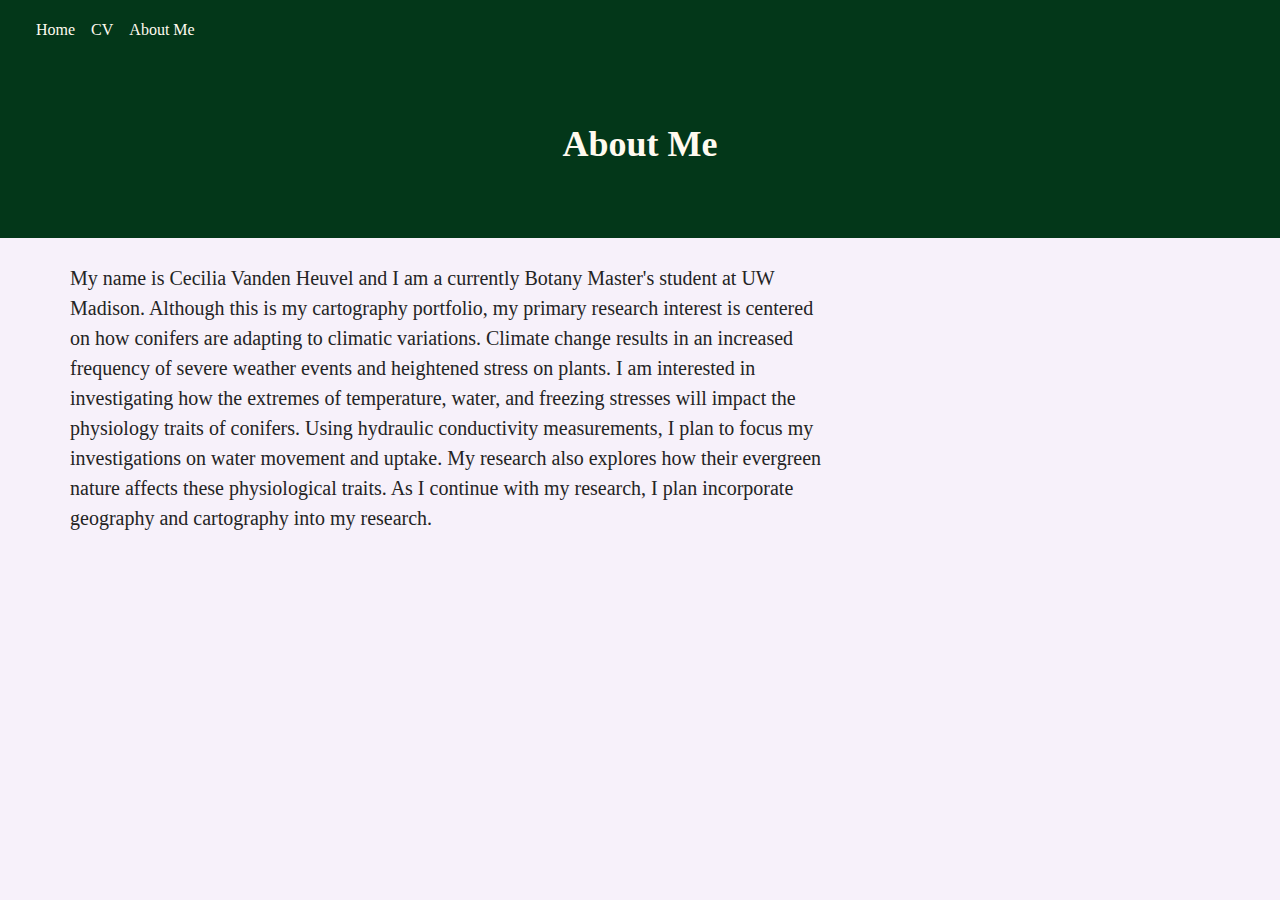
<file: contact.html>
<!DOCTYPE html>
<html lang="en">

<head>
    <meta charset="utf-8">
    <meta name="viewport" content="width=device-width, initial-scale=1">
    <title>About Me | Cecilia Vanden Heuvel</title>
    <!-- <link href='https://fonts.googleapis.com/css?family=Montserrat:400,700' rel='stylesheet' type='text/css'> -->

    <!--put your Bootstrap stylesheet links below this comment and above style.css-->
    <link rel="stylesheet" href="css/bootstrap.min.css">
    <link rel="stylesheet" href="css/style.css">
</head>

<body>
    <!-- Create the navbar -->
    <nav class="navbar navbar-expand-lg navbar-default">
        <!-- Container inside the navbar header to span the page -->
        <div class="container-fluid">
            <!-- Creates the navbar header -->
            <a class="navbar-brand" href="#"></a>
            <!-- This complex script is just for a hamburger button, which will appear on smaller screens -->
            <button class="navbar-toggler" type="button" data-bs-toggle="collapse" data-bs-target="#navbarNav"
                aria-controls="navbarNav" aria-expanded="false" aria-label="Toggle navigation">
                <svg width="1em" height="1em" viewBox="0 0 16 16" class="bi bi-list" xmlns="http://www.w3.org/2000/svg">
                    <path fill-rule="evenodd"
                        d="M2.5 11.5A.5.5 0 0 1 3 11h10a.5.5 0 0 1 0 1H3a.5.5 0 0 1-.5-.5zm0-4A.5.5 0 0 1 3 7h10a.5.5 0 0 1 0 1H3a.5.5 0 0 1-.5-.5zm0-4A.5.5 0 0 1 3 3h10a.5.5 0 0 1 0 1H3a.5.5 0 0 1-.5-.5z" />
                </svg>
                <span class="menu"> Menu</span>
            </button>
            <!-- Links to include in navbar -->
            <div class="collapse navbar-collapse" id="navbarNav">
                <!-- Unordered list for links on navbar -->
                <ul class="navbar-nav">
                    <li class="nav-item">
                        <a class="nav-link active" aria-current="page" href="index.html">Home</a>
                    </li>
                    <li class="nav-item">
                        <a class="nav-link" href="resume.html">CV</a>
                    </li>
                    <li class="nav-item">
                        <a class="nav-link" href="contact.html">About Me</a>
                    </li>
                </ul>
            </div> <!-- end .navbar-collapse -->
        </div> <!-- end .container-fluid -->
    </nav> <!-- end navigation bar -->

    <div class="jumbotron">
        <div class="container">
            <h2>About Me</h2>
        </div>
    </div>

    <div class="container">
        <div class="row">
            <div class="col-md-8 col-md-offset-2 col-xs-10 col-xs-offset-1">
                <p class="portfolio-description">
                    My name is Cecilia Vanden Heuvel and I am a currently Botany Master's student at UW Madison. Although this is my cartography portfolio, my primary research interest is centered on how conifers are adapting to climatic variations. Climate change results in an increased frequency of severe weather events and heightened stress on plants. I am interested in investigating how the extremes of temperature, water, and freezing stresses will impact the physiology traits of conifers. Using hydraulic conductivity measurements, I plan to focus my investigations on water movement and uptake. My research also explores how their evergreen nature affects these physiological traits. As I continue with my research, I plan incorporate geography and cartography into my research.  
                </p>
            </div>        
        </div>
    </div>

    <!--put your external script links here-->
    <script type="text/javascript" src="lib/jquery-3.5.1.min.js"></script>
    <script type="text/javascript" src="lib/bootstrap.min.js"></script>
</body>

</html>
</file>
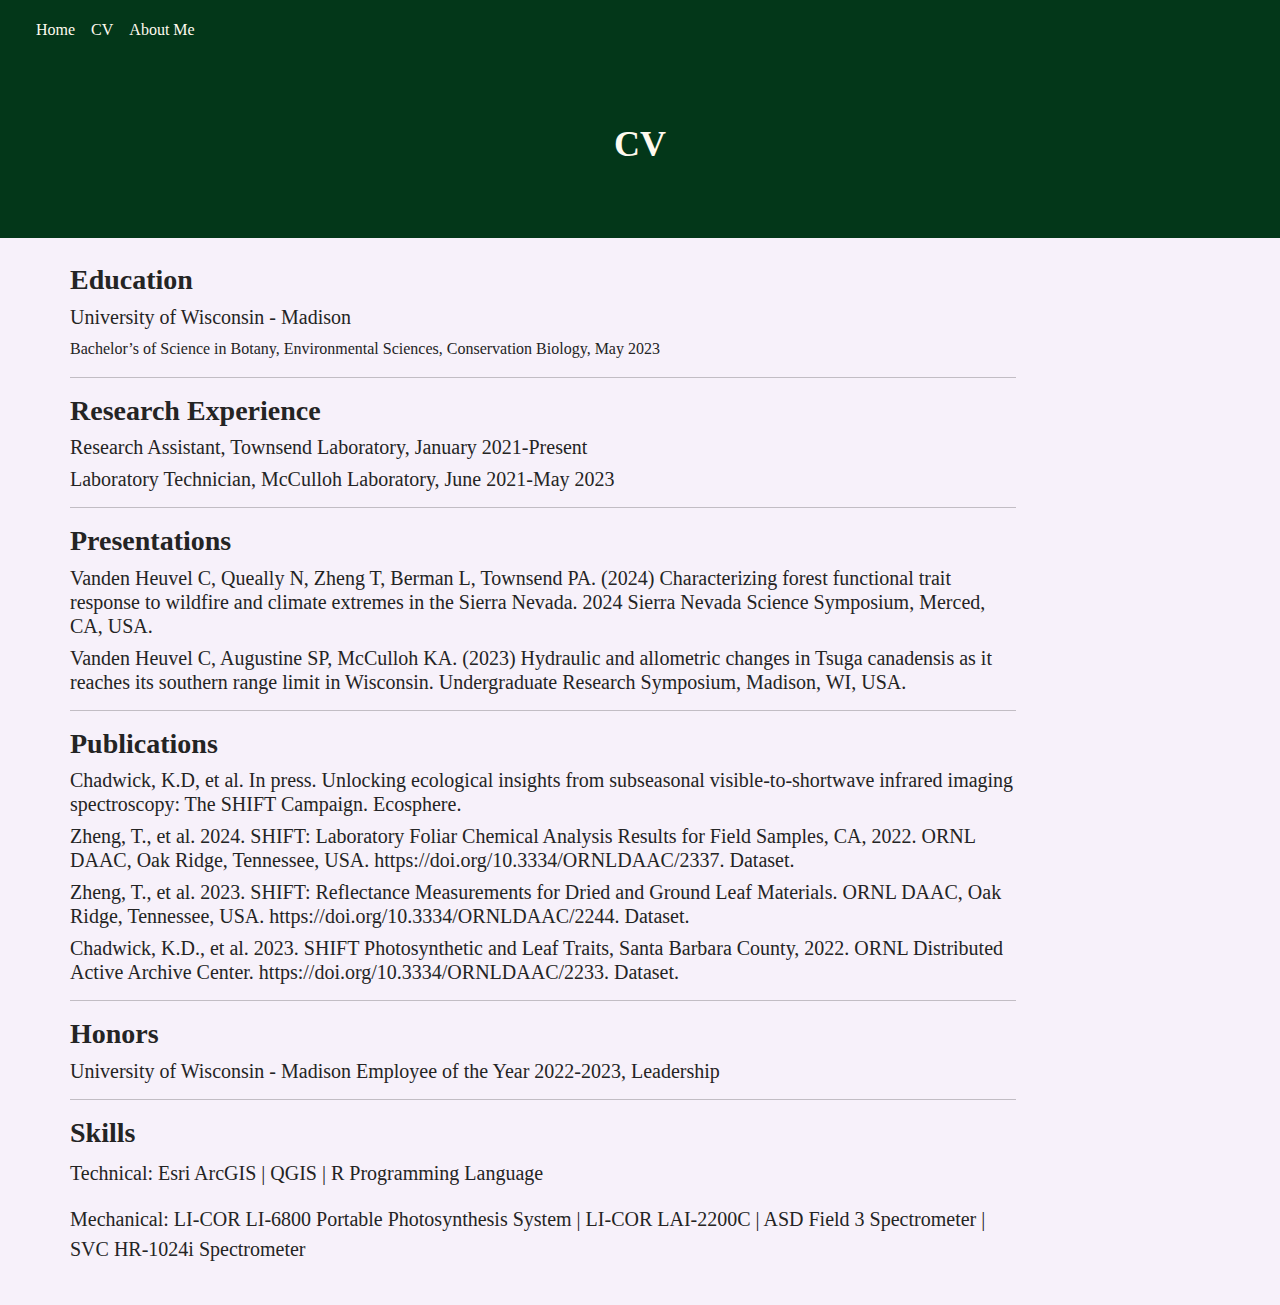
<file: resume.html>
<!DOCTYPE html>
<html lang="en">

<head>
    <meta charset="utf-8">
    <meta name="viewport" content="width=device-width, initial-scale=1">
    <title>CV | Cecilia Vanden Heuvel</title>
    <!-- <link href='https://fonts.googleapis.com/css?family=Montserrat:400,700' rel='stylesheet' type='text/css'> -->

    <!--put your Bootstrap stylesheet links below this comment and above style.css-->
    <link rel="stylesheet" href="css/bootstrap.min.css">
    <link rel="stylesheet" href="css/style.css">
</head>

<body>
    <!-- Create the navbar -->
    <nav class="navbar navbar-expand-lg navbar-default">
        <!-- Container inside the navbar header to span the page -->
        <div class="container-fluid">
            <!-- Creates the navbar header -->
            <a class="navbar-brand" href="#"></a>
            <!-- This complex script is just for a hamburger button, which will appear on smaller screens -->
            <button class="navbar-toggler" type="button" data-bs-toggle="collapse" data-bs-target="#navbarNav"
                aria-controls="navbarNav" aria-expanded="false" aria-label="Toggle navigation">
                <svg width="1em" height="1em" viewBox="0 0 16 16" class="bi bi-list" xmlns="http://www.w3.org/2000/svg">
                    <path fill-rule="evenodd"
                        d="M2.5 11.5A.5.5 0 0 1 3 11h10a.5.5 0 0 1 0 1H3a.5.5 0 0 1-.5-.5zm0-4A.5.5 0 0 1 3 7h10a.5.5 0 0 1 0 1H3a.5.5 0 0 1-.5-.5zm0-4A.5.5 0 0 1 3 3h10a.5.5 0 0 1 0 1H3a.5.5 0 0 1-.5-.5z" />
                </svg>
                <span class="menu"> Menu</span>
            </button>
            <!-- Links to include in navbar -->
            <div class="collapse navbar-collapse" id="navbarNav">
                <!-- Unordered list for links on navbar -->
                <ul class="navbar-nav">
                    <li class="nav-item">
                        <a class="nav-link active" aria-current="page" href="index.html">Home</a>
                    </li>
                    <li class="nav-item">
                        <a class="nav-link" href="resume.html">CV</a>
                    </li>
                    <li class="nav-item">
                        <a class="nav-link" href="contact.html">About Me</a>
                    </li>
                </ul>
            </div> <!-- end .navbar-collapse -->
        </div> <!-- end .container-fluid -->
    </nav> <!-- end navigation bar -->

    <div class="jumbotron">
        <div class="container">
            <h2>CV</h2>
        </div>
    </div>

    <div class="container">
        <div class="row">
            <div class="col-md-10 col-md-offset-1 resume">
                <h3>Education</h3>
                <h5>University of Wisconsin - Madison</h5>
                <h7>Bachelor’s of Science in Botany, Environmental Sciences, Conservation Biology, May 2023</h7>
                <hr>
                <h3>Research Experience</h3>
                <h5>Research Assistant, Townsend Laboratory, January 2021-Present</h5>
                <h5>Laboratory Technician, McCulloh Laboratory, June 2021-May 2023</h5>
                <hr>
                <h3>Presentations</h3>
                <h5>Vanden Heuvel C, Queally N, Zheng T, Berman L, Townsend PA. (2024) Characterizing forest functional trait response to wildfire and climate extremes in the Sierra Nevada. 2024 Sierra Nevada Science Symposium, Merced, CA, USA.</h5>
                <h5>Vanden Heuvel C, Augustine SP, McCulloh KA. (2023) Hydraulic and allometric changes in Tsuga canadensis as it reaches its southern range limit in Wisconsin. Undergraduate Research Symposium, Madison, WI, USA.</h5>
                <hr>
                <h3>Publications</h3>
                <h5>Chadwick, K.D, et al. In press. Unlocking ecological insights from subseasonal visible-to-shortwave infrared imaging spectroscopy: The SHIFT Campaign. Ecosphere. </h5>
                <h5>Zheng, T., et al. 2024. SHIFT: Laboratory Foliar Chemical Analysis Results for Field Samples, CA, 2022. ORNL DAAC, Oak Ridge, Tennessee, USA. https://doi.org/10.3334/ORNLDAAC/2337. Dataset.</h5>
                <h5>Zheng, T., et al. 2023. SHIFT: Reflectance Measurements for Dried and Ground Leaf Materials. ORNL DAAC, Oak Ridge, Tennessee, USA. https://doi.org/10.3334/ORNLDAAC/2244. Dataset.</h5>
                <h5>Chadwick, K.D., et al. 2023. SHIFT Photosynthetic and Leaf Traits, Santa Barbara County, 2022. ORNL Distributed Active Archive Center. https://doi.org/10.3334/ORNLDAAC/2233. Dataset.</h5>
                <hr>
                <h3>Honors</h3>
                <h5>University of Wisconsin - Madison Employee of the Year 2022-2023, Leadership</h5>
                <hr>
                <h3>Skills</h3>
                <p>
                Technical: Esri ArcGIS | QGIS | R Programming Language
                </p>
                <p>
                Mechanical: LI-COR LI-6800 Portable Photosynthesis System | LI-COR LAI-2200C | ASD Field 3 Spectrometer | SVC HR-1024i Spectrometer
                </p>
            </div>
        </div>
    </div>

    <!--put your external script links here-->
    <script type="text/javascript" src="lib/jquery-3.5.1.min.js"></script>
    <script type="text/javascript" src="lib/bootstrap.min.js"></script>
</body>

</html>
</file>
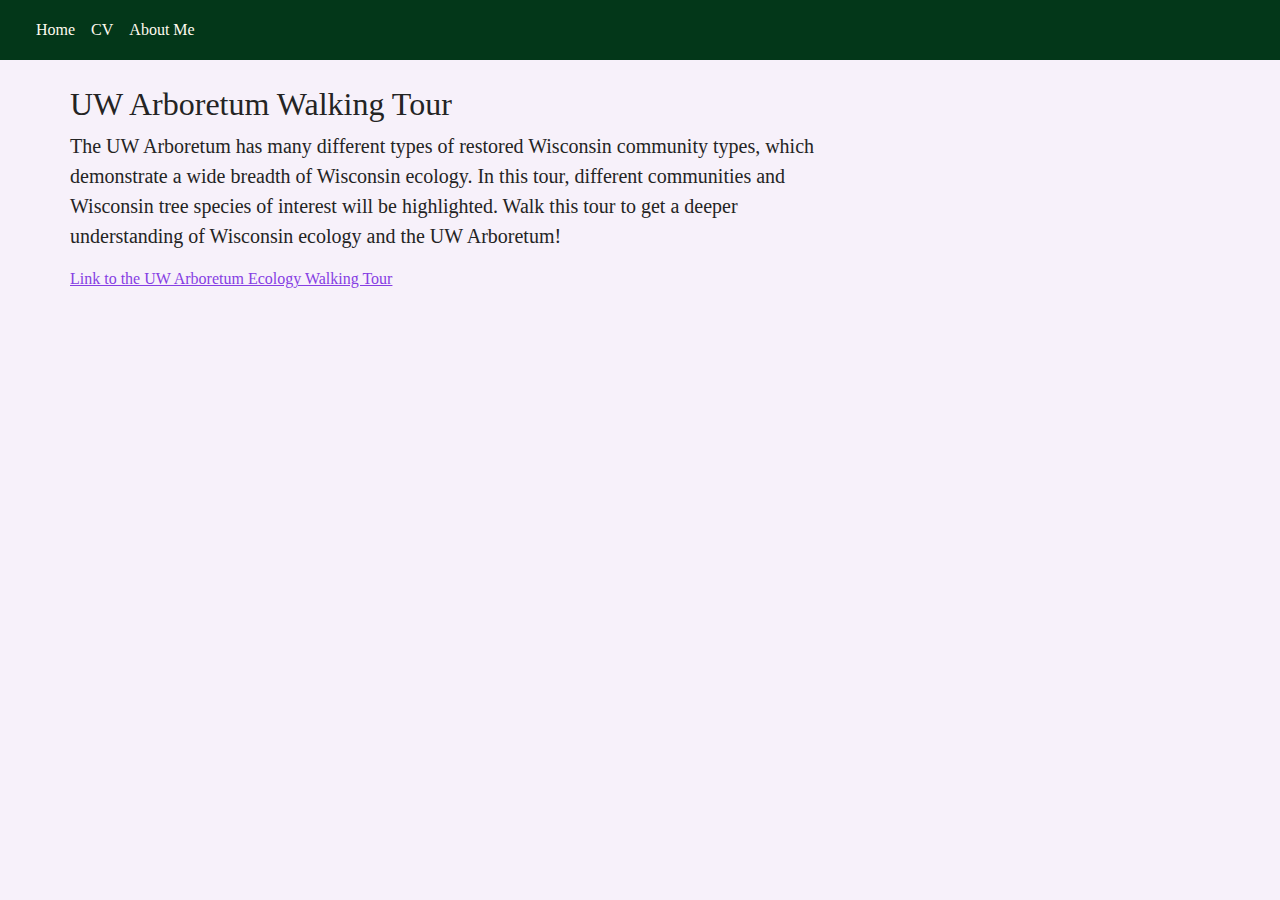
<file: portfolio/arbwalk.html>
<!DOCTYPE html>
<html lang="en">
    
<head>
    <meta charset="utf-8">
    <meta name="viewport" content="width=device-width, initial-scale=1">
    <title>Cecilia Vanden Heuvel</title>
    <!-- <link href='https://fonts.googleapis.com/css?family=Montserrat:400,700' rel='stylesheet' type='text/css'> -->

    <!--put your Bootstrap stylesheet links below this comment and above style.css-->
    <link rel="stylesheet" href="../css/bootstrap.min.css">
    <link rel="stylesheet" href="../css/style.css">
</head>

<body>
    <!-- Create the navbar -->
    <nav class="navbar navbar-expand-lg navbar-default">
        <!-- Container inside the navbar header to span the page -->
        <div class="container-fluid">
            <!-- Creates the navbar header -->
            <a class="navbar-brand" href="#"></a>
            <!-- This complex script is just for a hamburger button, which will appear on smaller screens -->
            <button class="navbar-toggler" type="button" data-bs-toggle="collapse" data-bs-target="#navbarNav" aria-controls="navbarNav" aria-expanded="false" aria-label="Toggle navigation">
                <svg width="1em" height="1em" viewBox="0 0 16 16" class="bi bi-list" xmlns="http://www.w3.org/2000/svg">
                    <path fill-rule="evenodd" d="M2.5 11.5A.5.5 0 0 1 3 11h10a.5.5 0 0 1 0 1H3a.5.5 0 0 1-.5-.5zm0-4A.5.5 0 0 1 3 7h10a.5.5 0 0 1 0 1H3a.5.5 0 0 1-.5-.5zm0-4A.5.5 0 0 1 3 3h10a.5.5 0 0 1 0 1H3a.5.5 0 0 1-.5-.5z" /></svg>
                <span class="menu"> Menu</span>
            </button>
            <!-- Links to include in navbar -->
            <div class="collapse navbar-collapse" id="navbarNav">
                <!-- Unordered list for links on navbar -->
                <ul class="navbar-nav">
                    <li class="nav-item">
                        <a class="nav-link active" aria-current="page" href="index.html">Home</a>
                    </li>
                    <li class="nav-item">
                        <a class="nav-link" href="resume.html">CV</a>
                    </li>
                    <li class="nav-item">
                        <a class="nav-link" href="contact.html">About Me</a>
                    </li>
                </ul>
            </div> <!-- end .navbar-collapse -->
        </div> <!-- end .container-fluid -->
    </nav> <!-- end navigation bar -->  

    <div class="container">
        <div class="row">
            <div class="col-md-8 col-md-offset-2 col-xs-10 col-xs-offset-1">
                <h2 class="portfolio-title">UW Arboretum Walking Tour</h2>
                <p class="portfolio-description">
                    The UW Arboretum has many different types of restored Wisconsin community types, which demonstrate a wide breadth of Wisconsin ecology. In this tour, different communities and Wisconsin tree species of interest will be highlighted. Walk this tour to get a deeper understanding of Wisconsin ecology and the UW Arboretum!
                </p>
                <a href="https://vandceci.github.io/uwarb-ecology-walking-tour/">Link to the UW Arboretum Ecology Walking Tour</a>
            </div>
        </div>
    </div>

    <!--put your external script links here-->
    <script type="text/javascript" src="../lib/jquery-3.5.1.min.js"></script>
    <script type="text/javascript" src="../lib/bootstrap.min.js"></script>
</body></html>
</file>
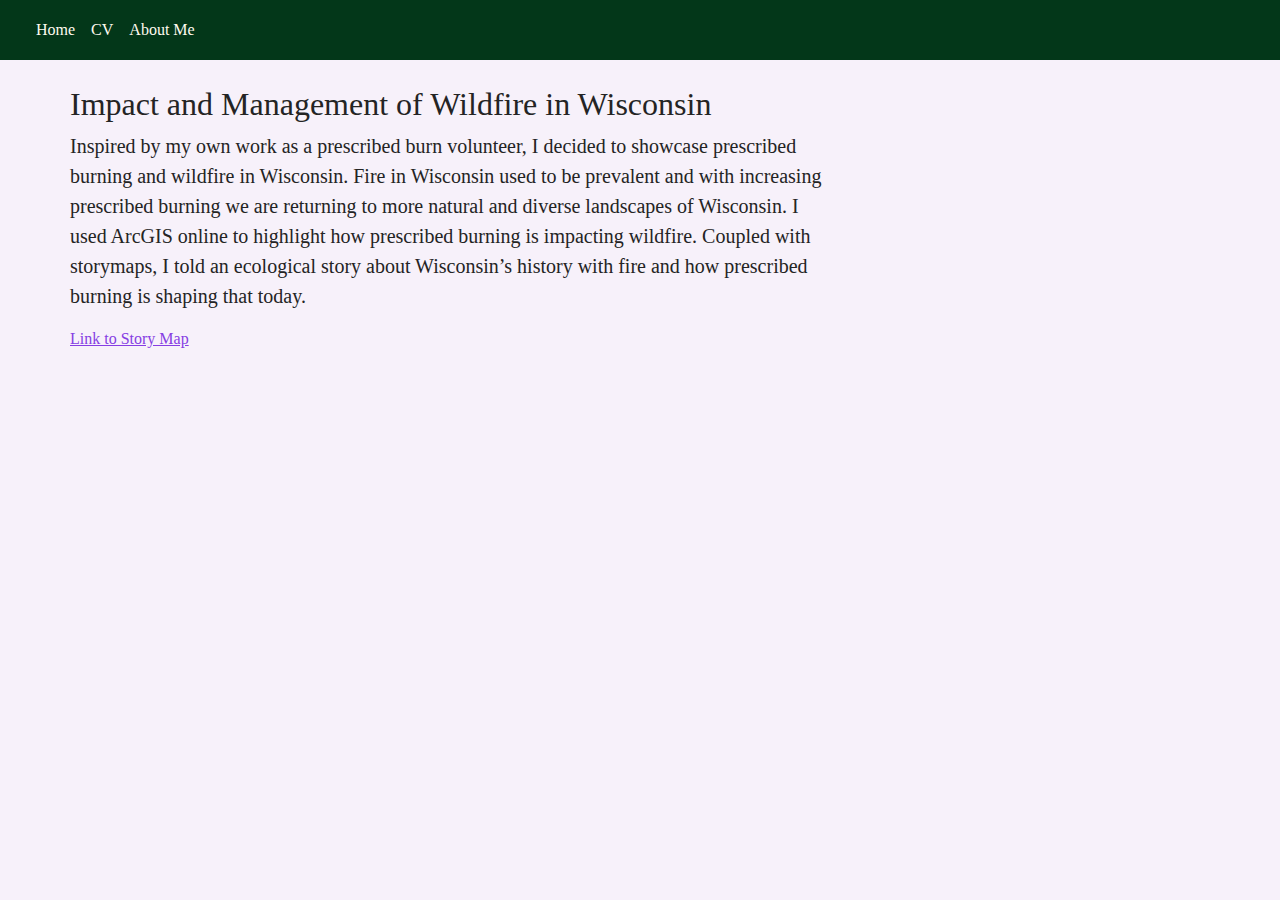
<file: portfolio/fire.html>
<!DOCTYPE html>
<html lang="en">
    
<head>
    <meta charset="utf-8">
    <meta name="viewport" content="width=device-width, initial-scale=1">
    <title>Cecilia Vanden Heuvel</title>
    <!-- <link href='https://fonts.googleapis.com/css?family=Montserrat:400,700' rel='stylesheet' type='text/css'> -->

    <!--put your Bootstrap stylesheet links below this comment and above style.css-->
    <link rel="stylesheet" href="../css/bootstrap.min.css">
    <link rel="stylesheet" href="../css/style.css">
</head>

<body>
    <!-- Create the navbar -->
    <nav class="navbar navbar-expand-lg navbar-default">
        <!-- Container inside the navbar header to span the page -->
        <div class="container-fluid">
            <!-- Creates the navbar header -->
            <a class="navbar-brand" href="#"></a>
            <!-- This complex script is just for a hamburger button, which will appear on smaller screens -->
            <button class="navbar-toggler" type="button" data-bs-toggle="collapse" data-bs-target="#navbarNav" aria-controls="navbarNav" aria-expanded="false" aria-label="Toggle navigation">
                <svg width="1em" height="1em" viewBox="0 0 16 16" class="bi bi-list" xmlns="http://www.w3.org/2000/svg">
                    <path fill-rule="evenodd" d="M2.5 11.5A.5.5 0 0 1 3 11h10a.5.5 0 0 1 0 1H3a.5.5 0 0 1-.5-.5zm0-4A.5.5 0 0 1 3 7h10a.5.5 0 0 1 0 1H3a.5.5 0 0 1-.5-.5zm0-4A.5.5 0 0 1 3 3h10a.5.5 0 0 1 0 1H3a.5.5 0 0 1-.5-.5z" /></svg>
                <span class="menu"> Menu</span>
            </button>
            <!-- Links to include in navbar -->
            <div class="collapse navbar-collapse" id="navbarNav">
                <!-- Unordered list for links on navbar -->
                <ul class="navbar-nav">
                    <li class="nav-item">
                        <a class="nav-link active" aria-current="page" href="index.html">Home</a>
                    </li>
                    <li class="nav-item">
                        <a class="nav-link" href="resume.html">CV</a>
                    </li>
                    <li class="nav-item">
                        <a class="nav-link" href="contact.html">About Me</a>
                    </li>
                </ul>
            </div> <!-- end .navbar-collapse -->
        </div> <!-- end .container-fluid -->
    </nav> <!-- end navigation bar -->  

    <div class="container">
        <div class="row">
            <div class="col-md-8 col-md-offset-2 col-xs-10 col-xs-offset-1">
                <h2 class="portfolio-title">Impact and Management of Wildfire in Wisconsin</h2>
                <p class="portfolio-description">
                    Inspired by my own work as a prescribed burn volunteer, I decided to showcase prescribed burning and wildfire in Wisconsin. Fire in Wisconsin used to be prevalent and with increasing prescribed burning we are returning to more natural and diverse landscapes of Wisconsin. I used ArcGIS online to highlight how prescribed burning is impacting wildfire. Coupled with storymaps, I told an ecological story about Wisconsin’s history with fire and how prescribed burning is shaping that today.
                </p>
                <a href="https://arcg.is/188zeL0/">Link to Story Map</a>
            </div>
        </div>
    </div>

    <!--put your external script links here-->
    <script type="text/javascript" src="../lib/jquery-3.5.1.min.js"></script>
    <script type="text/javascript" src="../lib/bootstrap.min.js"></script>
</body></html>
</file>
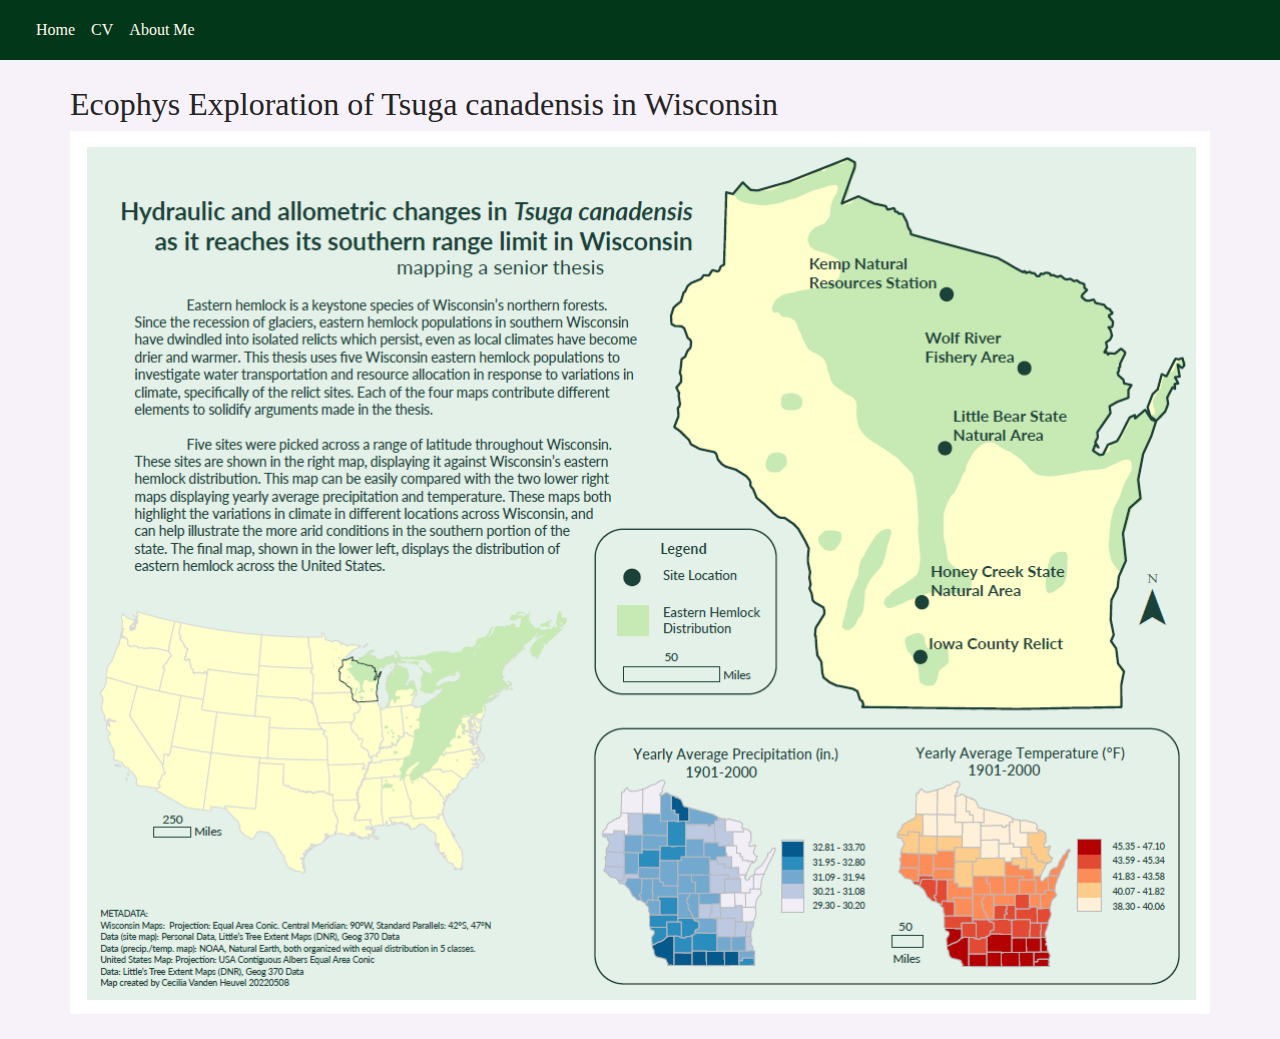
<file: portfolio/hemlocks.html>
<!DOCTYPE html>
<html lang="en">
    
<head>
    <meta charset="utf-8">
    <meta name="viewport" content="width=device-width, initial-scale=1">
    <title>Cecilia Vanden Heuvel</title>
    <!-- <link href='https://fonts.googleapis.com/css?family=Montserrat:400,700' rel='stylesheet' type='text/css'> -->

    <!--put your Bootstrap stylesheet links below this comment and above style.css-->
    <link rel="stylesheet" href="../css/bootstrap.min.css">
    <link rel="stylesheet" href="../css/style.css">
</head>

<body>
    <!-- Create the navbar -->
    <nav class="navbar navbar-expand-lg navbar-default">
        <!-- Container inside the navbar header to span the page -->
        <div class="container-fluid">
            <!-- Creates the navbar header -->
            <a class="navbar-brand" href="#"></a>
            <!-- This complex script is just for a hamburger button, which will appear on smaller screens -->
            <button class="navbar-toggler" type="button" data-bs-toggle="collapse" data-bs-target="#navbarNav" aria-controls="navbarNav" aria-expanded="false" aria-label="Toggle navigation">
                <svg width="1em" height="1em" viewBox="0 0 16 16" class="bi bi-list" xmlns="http://www.w3.org/2000/svg">
                    <path fill-rule="evenodd" d="M2.5 11.5A.5.5 0 0 1 3 11h10a.5.5 0 0 1 0 1H3a.5.5 0 0 1-.5-.5zm0-4A.5.5 0 0 1 3 7h10a.5.5 0 0 1 0 1H3a.5.5 0 0 1-.5-.5zm0-4A.5.5 0 0 1 3 3h10a.5.5 0 0 1 0 1H3a.5.5 0 0 1-.5-.5z" /></svg>
                <span class="menu"> Menu</span>
            </button>
            <!-- Links to include in navbar -->
            <div class="collapse navbar-collapse" id="navbarNav">
                <!-- Unordered list for links on navbar -->
                <ul class="navbar-nav">
                    <li class="nav-item">
                        <a class="nav-link" href="portfolio/index.html">Home</a>
                    </li>
                    <li class="nav-item">
                        <a class="nav-link" href="portfolio/resume.html">CV</a>
                    </li>
                    <li class="nav-item">
                        <a class="nav-link" href="portfolio/contact.html">About Me</a>
                    </li>
                </ul>
            </div> <!-- end .navbar-collapse -->
        </div> <!-- end .container-fluid -->
    </nav> <!-- end navigation bar -->  

    <div class="container">
        <div class="row">
            <div class="col-md-8 col-md-offset-2 col-xs-10 col-xs-offset-1">
                <h2 class="portfolio-title">Ecophys Exploration of Tsuga canadensis in Wisconsin</h2>
            </div>
        </div>
        <div class="row">
            <div class="col-md-12 portfolio-image">
                <a href="../assets/hemlocksmain.png"><img src="../assets/hemlocksmain.png" alt="hemlocksmain" class="center-block img-responsive" width="100%" /></a>
            </div>
        </div>
    </div>

    <!--put your external script links here-->
    <script type="text/javascript" src="../lib/jquery-3.5.1.min.js"></script>
    <script type="text/javascript" src="../lib/bootstrap.min.js"></script>
</body></html>
</file>
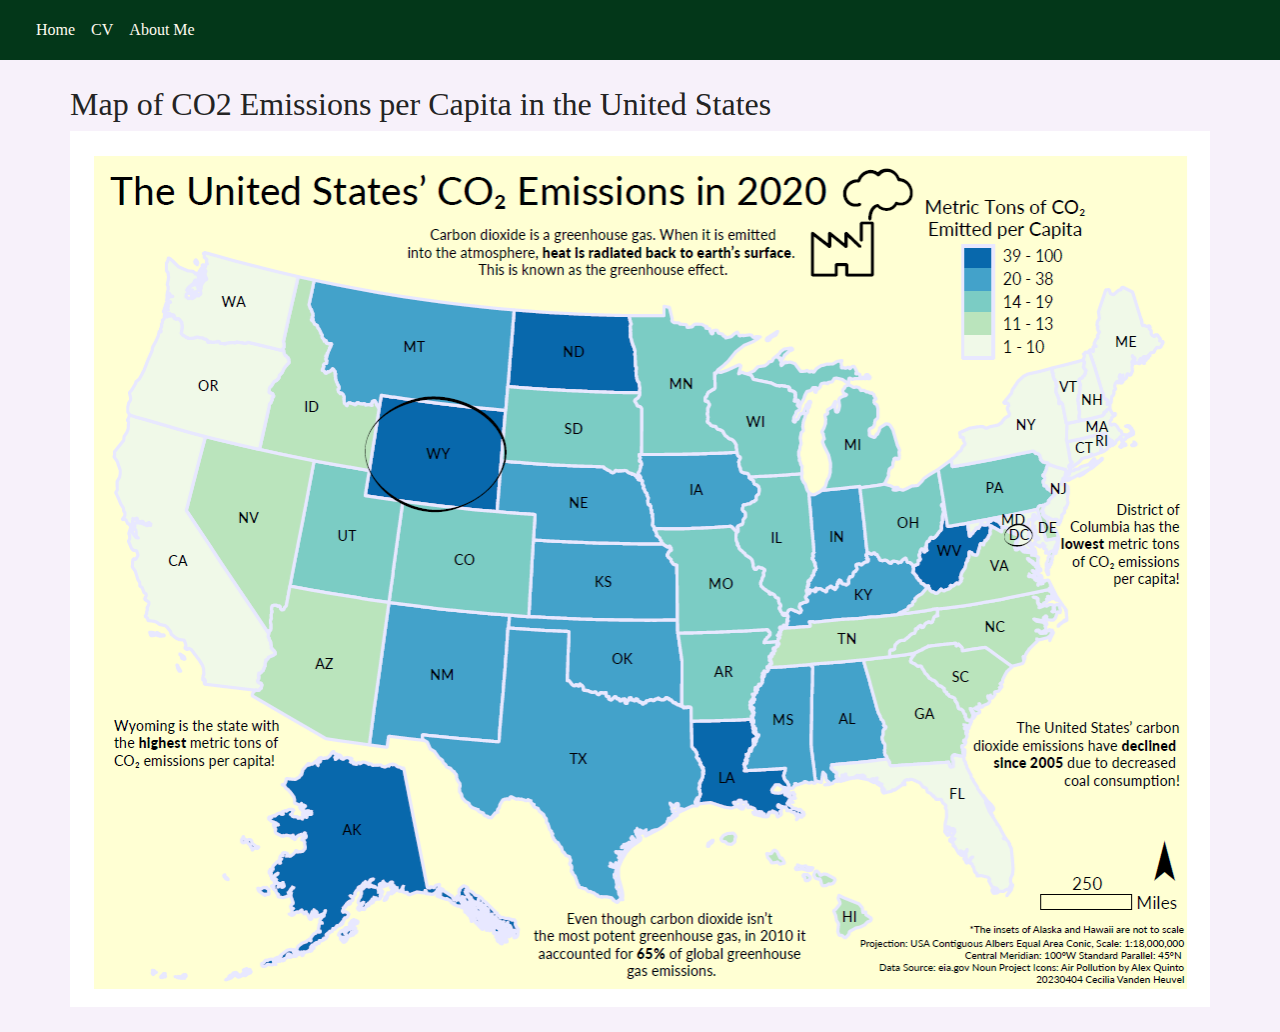
<file: portfolio/lab3.html>
<!DOCTYPE html>
<html lang="en">
    
<head>
    <meta charset="utf-8">
    <meta name="viewport" content="width=device-width, initial-scale=1">
    <title>Cecilia Vanden Heuvel</title>
    <!-- <link href='https://fonts.googleapis.com/css?family=Montserrat:400,700' rel='stylesheet' type='text/css'> -->

    <!--put your Bootstrap stylesheet links below this comment and above style.css-->
    <link rel="stylesheet" href="../css/bootstrap.min.css">
    <link rel="stylesheet" href="../css/style.css">
</head>

<body>
    <!-- Create the navbar -->
    <nav class="navbar navbar-expand-lg navbar-default">
        <!-- Container inside the navbar header to span the page -->
        <div class="container-fluid">
            <!-- Creates the navbar header -->
            <a class="navbar-brand" href="#"></a>
            <!-- This complex script is just for a hamburger button, which will appear on smaller screens -->
            <button class="navbar-toggler" type="button" data-bs-toggle="collapse" data-bs-target="#navbarNav" aria-controls="navbarNav" aria-expanded="false" aria-label="Toggle navigation">
                <svg width="1em" height="1em" viewBox="0 0 16 16" class="bi bi-list" xmlns="http://www.w3.org/2000/svg">
                    <path fill-rule="evenodd" d="M2.5 11.5A.5.5 0 0 1 3 11h10a.5.5 0 0 1 0 1H3a.5.5 0 0 1-.5-.5zm0-4A.5.5 0 0 1 3 7h10a.5.5 0 0 1 0 1H3a.5.5 0 0 1-.5-.5zm0-4A.5.5 0 0 1 3 3h10a.5.5 0 0 1 0 1H3a.5.5 0 0 1-.5-.5z" /></svg>
                <span class="menu"> Menu</span>
            </button>
            <!-- Links to include in navbar -->
            <div class="collapse navbar-collapse" id="navbarNav">
                <!-- Unordered list for links on navbar -->
                <ul class="navbar-nav">
                    <li class="nav-item">
                        <a class="nav-link active" aria-current="page" href="index.html">Home</a>
                    </li>
                    <li class="nav-item">
                        <a class="nav-link" href="resume.html">CV</a>
                    </li>
                    <li class="nav-item">
                        <a class="nav-link" href="contact.html">About Me</a>
                    </li>
                </ul>
            </div> <!-- end .navbar-collapse -->
        </div> <!-- end .container-fluid -->
    </nav> <!-- end navigation bar -->  

    <div class="container">
        <div class="row">
            <div class="col-md-8 col-md-offset-2 col-xs-10 col-xs-offset-1">
                <h2 class="portfolio-title">Map of CO2 Emissions per Capita in the United States</h2>
            </div>
        </div>
        <div class="row">
            <div class="col-md-12 portfolio-image">
                <a href="../assets/lab3.png"><img src="../assets/lab3.png" alt="Lab3" class="center-block img-responsive" width="100%" /></a>
            </div>
        </div>
    </div>

    <!--put your external script links here-->
    <script type="text/javascript" src="../lib/jquery-3.5.1.min.js"></script>
    <script type="text/javascript" src="../lib/bootstrap.min.js"></script>
</body></html>
</file>
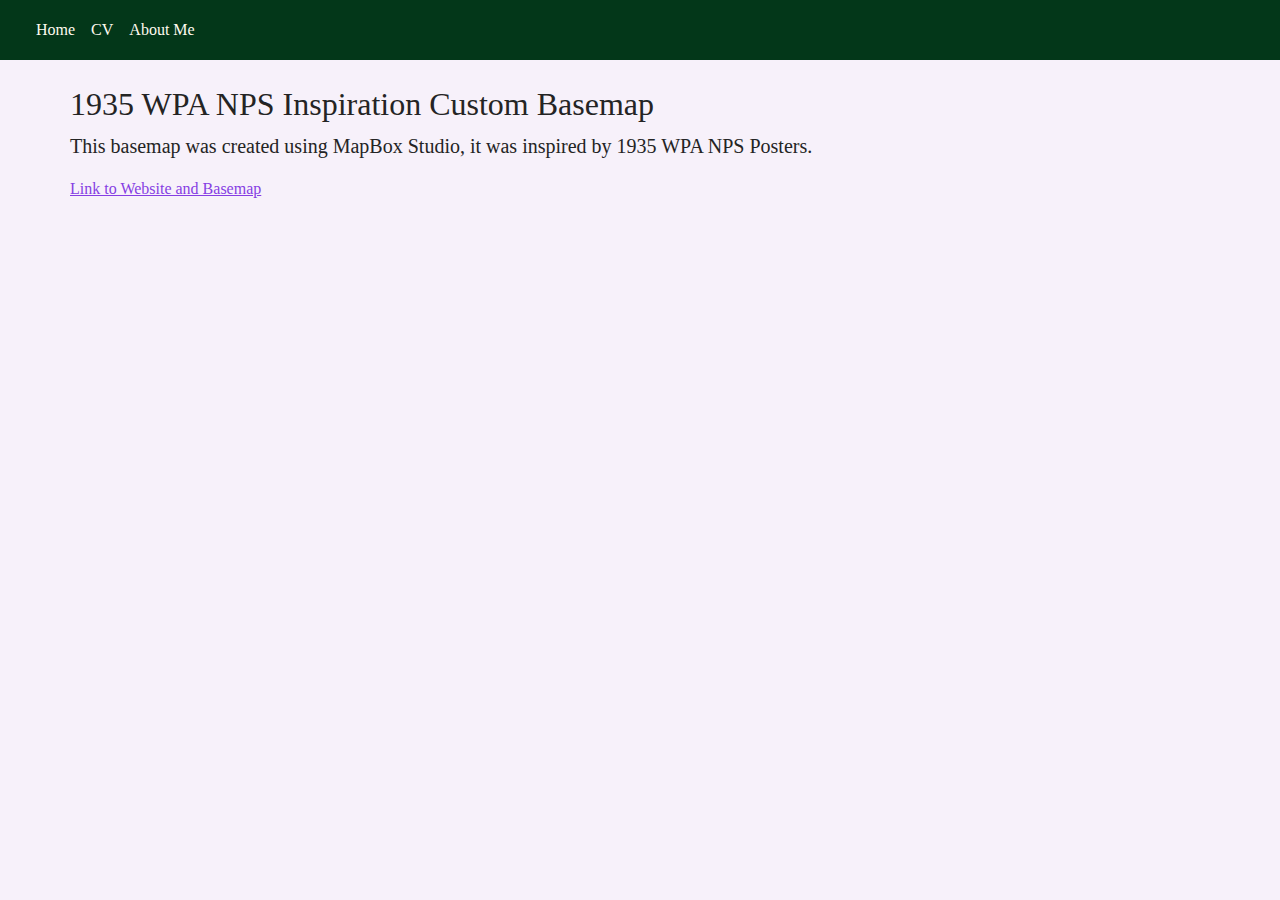
<file: portfolio/npsbasemap.html>
<!DOCTYPE html>
<html lang="en">
    
<head>
    <meta charset="utf-8">
    <meta name="viewport" content="width=device-width, initial-scale=1">
    <title>Cecilia Vanden Heuvel</title>
    <!-- <link href='https://fonts.googleapis.com/css?family=Montserrat:400,700' rel='stylesheet' type='text/css'> -->

    <!--put your Bootstrap stylesheet links below this comment and above style.css-->
    <link rel="stylesheet" href="../css/bootstrap.min.css">
    <link rel="stylesheet" href="../css/style.css">
</head>

<body>
    <!-- Create the navbar -->
    <nav class="navbar navbar-expand-lg navbar-default">
        <!-- Container inside the navbar header to span the page -->
        <div class="container-fluid">
            <!-- Creates the navbar header -->
            <a class="navbar-brand" href="#"></a>
            <!-- This complex script is just for a hamburger button, which will appear on smaller screens -->
            <button class="navbar-toggler" type="button" data-bs-toggle="collapse" data-bs-target="#navbarNav" aria-controls="navbarNav" aria-expanded="false" aria-label="Toggle navigation">
                <svg width="1em" height="1em" viewBox="0 0 16 16" class="bi bi-list" xmlns="http://www.w3.org/2000/svg">
                    <path fill-rule="evenodd" d="M2.5 11.5A.5.5 0 0 1 3 11h10a.5.5 0 0 1 0 1H3a.5.5 0 0 1-.5-.5zm0-4A.5.5 0 0 1 3 7h10a.5.5 0 0 1 0 1H3a.5.5 0 0 1-.5-.5zm0-4A.5.5 0 0 1 3 3h10a.5.5 0 0 1 0 1H3a.5.5 0 0 1-.5-.5z" /></svg>
                <span class="menu"> Menu</span>
            </button>
            <!-- Links to include in navbar -->
            <div class="collapse navbar-collapse" id="navbarNav">
                <!-- Unordered list for links on navbar -->
                <ul class="navbar-nav">
                    <li class="nav-item">
                        <a class="nav-link active" aria-current="page" href="index.html">Home</a>
                    </li>
                    <li class="nav-item">
                        <a class="nav-link" href="resume.html">CV</a>
                    </li>
                    <li class="nav-item">
                        <a class="nav-link" href="contact.html">About Me</a>
                    </li>
                </ul>
            </div> <!-- end .navbar-collapse -->
        </div> <!-- end .container-fluid -->
    </nav> <!-- end navigation bar -->  

    <div class="container">
        <div class="row">
            <div class="col-md-8 col-md-offset-2 col-xs-10 col-xs-offset-1">
                <h2 class="portfolio-title">1935 WPA NPS Inspiration Custom Basemap</h2>
                <p class="portfolio-description">
                    This basemap was created using MapBox Studio, it was inspired by 1935 WPA NPS Posters.
                </p>
                <a href="https://vandceci.github.io/nps-poster-custom-basemap/">Link to Website and Basemap</a>
        </div>
    </div>

    <!--put your external script links here-->
    <script type="text/javascript" src="../lib/jquery-3.5.1.min.js"></script>
    <script type="text/javascript" src="../lib/bootstrap.min.js"></script>
</body></html>
</file>
<file: css/style.css>
/***** NAVBAR *****/

.navbar {
    background-color: rgb(3, 55, 25);
    border-radius: 0;
}

/* Navbar title */
.navbar-default .navbar-brand {
    color: #fffaefff;
    font-size: px;
    font-weight: bold;
}

/* Navbar hover effects */
.navbar-default .navbar-brand:hover,
.navbar-default .navbar-brand:focus,
.navbar-default .navbar-nav > li > a:hover,
.navbar-default .navbar-nav > li > a:focus {
    color: #ce8506;
    text-decoration: none;
}

/* Navbar links */
.navbar-default .navbar-nav > li > a {
    color: #fffaefff;
    font-size: 16px;
    padding: 10px;
}

/* Navbar collapsed styles */
.navbar-toggler {
    color: #fffaefff;
    border-color: #fffaefff;
    background-color: rgb(3, 55, 25);
    border-radius: 4px;
    border: 1px solid;
    fill: #fffaefff;
    font-size: 16px;
    position: relative;
    margin-right: 10px;
}

.navbar-toggler:hover,
.navbar-toggler:focus {
    background-color: #ebd122;
    color: #242424;
    fill: #242424;
    border-color: #fffaefff;

}

/*** JUMBOTRON ***/

.jumbotron {
    background-color: rgb(3, 55, 25);
    text-align: center;
    color: #fffaefff;
    padding: 3%;
    border-radius: 0px;
}

.jumbotron h2 {
    font-size: 36px;
    font-weight: bold;
}

.img-responsive{
    width:100%;
}

/*** CARD ***/

.card {
    background-color: #fffaefff;
    border-color: #fffaefff;
    border-width: 1px;
    width: 100%;
}

.card:hover {
    border-color: #ce8506;
}

/*** Basic Text Styles ***/

#about-world {
    max-height: 200px;
}

.resume h3 {
    font-weight: bold;
}


hr {
    border-color: white;
    border-width: 2px;
}

p {
    font-size: 20px;
}

a {
    color: #863ee3;
}

a:hover {
    color: #ebd122;
}

.container{
    padding:25px 0;
}

body {

    font-family: 'Georgia', serif;
    background-color: #f7f1fa;
    color: #242424;
}
</file>
